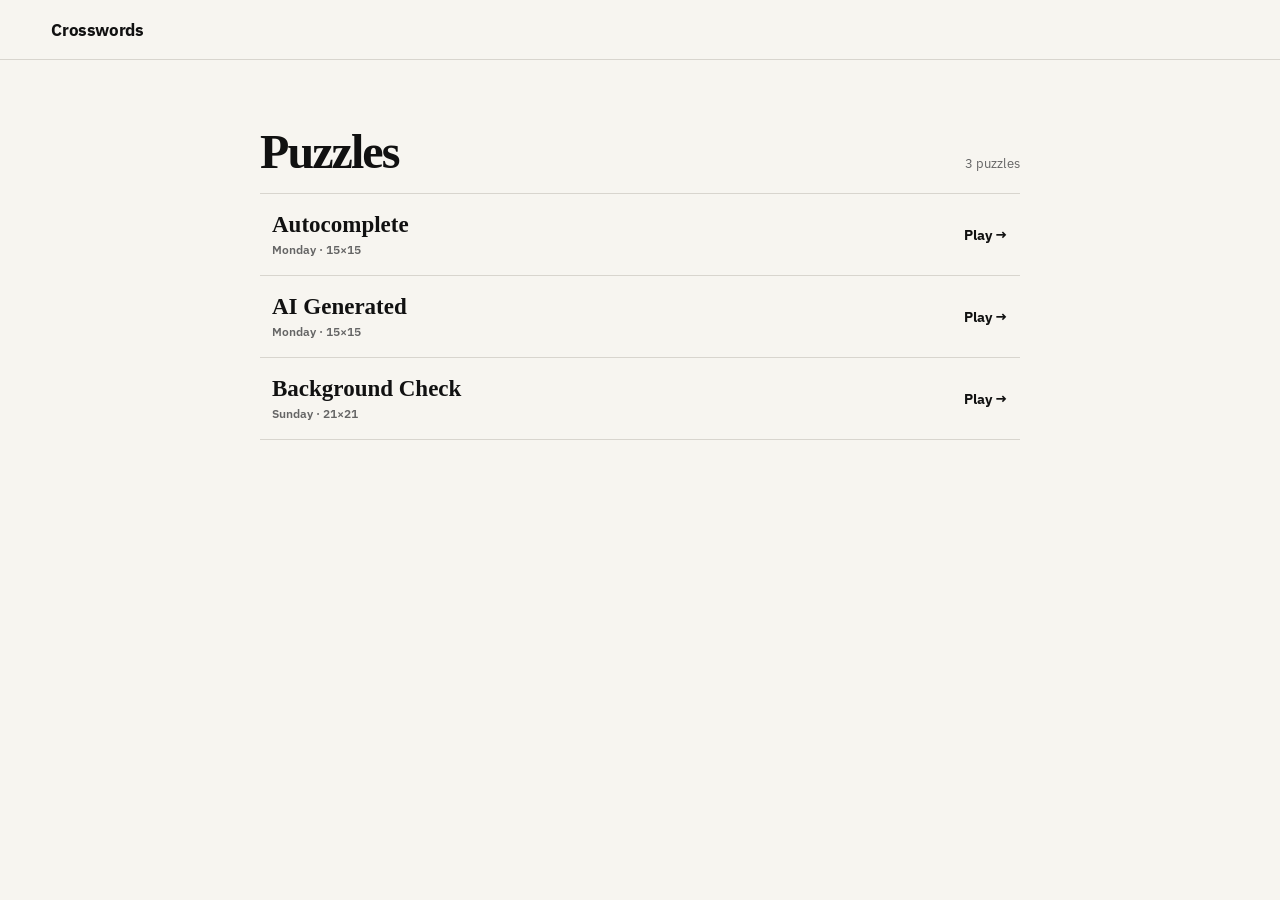
<file: web/index.html>
<!doctype html>
<html lang="en">
  <head>
    <meta charset="utf-8" />
    <meta
      name="viewport"
      content="width=device-width, initial-scale=1, viewport-fit=cover"
    />
    <meta name="color-scheme" content="light" />
    <meta
      name="description"
      content="Play crosswords in your browser."
    />
    <title>Crosswords</title>
    <script>
      (function () {
        "use strict";
        var path = window.location.pathname;
        var puzzleMatch = path.match(/^(.*\/)?puzzle\/[^/]+\/?$/);
        var home;
        if (puzzleMatch) {
          home = puzzleMatch[1] || "/";
        } else if (path.endsWith("/index.html")) {
          home = path.slice(0, -"index.html".length) || "/";
        } else if (path === "/" || path.endsWith("/")) {
          home = path || "/";
        } else {
          home = path + "/";
        }
        if (home !== "/" && !home.endsWith("/")) {
          home += "/";
        }
        window.__HOME_PATH__ = home;
        var base = document.createElement("base");
        base.href = home;
        document.head.appendChild(base);
      })();
    </script>
    <link rel="preconnect" href="https://fonts.googleapis.com" />
    <link rel="preconnect" href="https://fonts.gstatic.com" crossorigin />
    <link
      rel="stylesheet"
      href="https://fonts.googleapis.com/css2?family=IBM+Plex+Sans:wght@400;600;700&amp;family=IBM+Plex+Sans+Condensed:wght@600&amp;display=swap"
    />
    <link rel="stylesheet" href="styles.css" />
  </head>
  <body>
    <header class="site-header">
      <a class="brand" href="." aria-label="Crosswords home">Crosswords</a>
    </header>

    <main>
      <section class="welcome" id="welcome">
        <section class="puzzle-library" aria-labelledby="puzzle-library-title">
          <div class="library-heading">
            <h1 id="puzzle-library-title">Puzzles</h1>
            <p id="library-status" aria-live="polite">Loading puzzles…</p>
          </div>
          <div class="puzzle-cards" id="puzzle-list"></div>
        </section>
      </section>

      <section class="solver" id="solver" hidden>
        <div class="puzzle-heading">
          <div class="puzzle-title-group">
            <button class="puzzle-back" id="gallery-button" type="button">
              <span aria-hidden="true">←</span>
              Puzzles
            </button>
            <div class="puzzle-title-copy">
              <h1 id="puzzle-title">Untitled Crossword</h1>
              <p class="byline" id="puzzle-author"></p>
            </div>
          </div>
          <div class="puzzle-actions">
            <div class="timer" id="timer" aria-label="Elapsed time">0:00</div>
            <button class="button button-quiet" id="check-button" type="button">
              Check
            </button>
            <button class="button button-quiet" id="reveal-button" type="button">
              <span class="wide-label">Reveal word</span>
              <span class="narrow-label">Reveal</span>
            </button>
            <button class="button button-quiet" id="reset-button" type="button">
              Reset
            </button>
          </div>
        </div>

        <div class="solver-layout">
          <div class="board-column">
            <div
              class="grid"
              id="grid"
              role="grid"
              aria-label="Crossword grid"
              tabindex="0"
            ></div>
            <p class="keyboard-help">
              Arrow keys move · Space or Enter changes direction · Tab skips clues
            </p>
          </div>

          <aside class="clues" aria-label="Crossword clues">
            <section class="clue-section">
              <h2>Across</h2>
              <ol class="clue-list" id="across-clues"></ol>
            </section>
            <section class="clue-section">
              <h2>Down</h2>
              <ol class="clue-list" id="down-clues"></ol>
            </section>
          </aside>
        </div>

        <div class="clue-dock" id="clue-dock">
          <button
            class="clue-nav"
            id="prev-clue"
            type="button"
            aria-label="Previous clue"
          >
            <span aria-hidden="true">‹</span>
          </button>
          <div class="current-clue" id="current-clue" aria-live="polite"></div>
          <button
            class="clue-nav"
            id="next-clue"
            type="button"
            aria-label="Next clue"
          >
            <span aria-hidden="true">›</span>
          </button>
          <input
            class="keyboard-input"
            id="keyboard-input"
            type="text"
            inputmode="text"
            autocomplete="off"
            autocapitalize="characters"
            autocorrect="off"
            enterkeyhint="done"
            spellcheck="false"
            aria-label="Crossword letter input"
          />
        </div>
      </section>
    </main>

    <div class="toast" id="toast" role="status" aria-live="polite"></div>

    <script src="puz.js"></script>
    <script src="app.js"></script>
  </body>
</html>
</file>
<file: web/styles.css>
:root {
  --ink: #111111;
  --muted: #656565;
  --paper: #f7f5f0;
  --panel: #ffffff;
  --line: #d8d5ce;
  --yellow: #f7da21;
  --blue: #a7d8ff;
  --blue-soft: #dceeff;
  --wrong: #f5b8b8;
  --revealed: #2c6c9c;
  --clue-dock-height: 52px;
  --keyboard-inset: 0px;
  --visible-viewport-height: 100dvh;
  --visible-viewport-offset-top: 0px;
  --solver-heading-height: 96px;
  --font-interface:
    "IBM Plex Sans", Inter, ui-sans-serif, -apple-system, BlinkMacSystemFont,
    "Segoe UI", sans-serif;
  --font-grid:
    "IBM Plex Sans Condensed", "Arial Narrow", "Helvetica Neue", sans-serif;
  font-family: var(--font-interface);
  color: var(--ink);
  background: var(--paper);
  font-synthesis: none;
}

* {
  box-sizing: border-box;
}

[hidden] {
  display: none !important;
}

html {
  -webkit-text-size-adjust: 100%;
}

html,
body {
  min-height: 100%;
  margin: 0;
}

body {
  overflow-x: hidden;
  background: var(--paper);
}

button,
input {
  font: inherit;
}

button {
  color: inherit;
  touch-action: manipulation;
}

.site-header {
  height: 60px;
  padding: 0 clamp(18px, 4vw, 64px);
  border-bottom: 1px solid var(--line);
  background: var(--paper);
  display: flex;
  align-items: center;
  justify-content: flex-start;
  position: relative;
  z-index: 10;
}

body.is-solving .site-header {
  display: none;
}

.brand {
  display: inline-flex;
  align-items: center;
  color: var(--ink);
  font-size: 17px;
  font-weight: 800;
  letter-spacing: -0.02em;
  text-decoration: none;
}

.button {
  min-height: 40px;
  padding: 9px 16px;
  border: 1px solid var(--ink);
  border-radius: 999px;
  background: transparent;
  font-size: 14px;
  font-weight: 700;
  cursor: pointer;
  transition:
    border-color 120ms ease,
    background-color 120ms ease,
    color 120ms ease;
}

@media (hover: hover) {
  .button:hover {
    border-color: var(--ink);
  }
}

.button:focus-visible,
.puzzle-card:focus-visible,
.puzzle-back:focus-visible,
.cell:focus-visible,
.clue-button:focus-visible,
.clue-nav:focus-visible {
  outline: 3px solid #2674b8;
  outline-offset: 3px;
}

.button-quiet {
  border-color: var(--line);
  background: var(--panel);
}

.narrow-label {
  display: none;
}

.welcome {
  width: min(760px, calc(100% - 36px));
  min-height: calc(100vh - 60px);
  margin: 0 auto;
  padding: clamp(36px, 6vw, 64px) 0;
  display: grid;
  gap: 48px;
  align-content: start;
}

.puzzle-heading h1 {
  font-family: Georgia, "Times New Roman", serif;
  letter-spacing: -0.045em;
}

.puzzle-library {
  display: grid;
  gap: 14px;
}

.library-heading {
  display: flex;
  align-items: baseline;
  justify-content: space-between;
  gap: 16px;
}

.library-heading h1 {
  margin: 0;
  font-family: Georgia, "Times New Roman", serif;
  font-size: clamp(36px, 5vw, 48px);
  letter-spacing: -0.04em;
}

.library-heading p {
  margin: 0;
  color: var(--muted);
  font-size: 13px;
}

.puzzle-cards {
  border-top: 1px solid var(--line);
  display: block;
}

.puzzle-card {
  width: 100%;
  min-height: 82px;
  padding: 16px 12px;
  border: 0;
  border-bottom: 1px solid var(--line);
  border-radius: 0;
  background: transparent;
  display: flex;
  align-items: center;
  justify-content: space-between;
  gap: 20px;
  text-align: left;
  cursor: pointer;
  transition:
    background-color 120ms ease,
    box-shadow 120ms ease;
}

@media (hover: hover) {
  .puzzle-card:hover {
    background: var(--panel);
    box-shadow: inset 3px 0 0 var(--yellow);
  }
}

.puzzle-card-copy {
  min-width: 0;
  display: grid;
  gap: 5px;
}

.puzzle-card h2 {
  margin: 0;
  font-family: Georgia, "Times New Roman", serif;
  font-size: 23px;
  line-height: 1.1;
}

.puzzle-meta {
  color: var(--muted);
  font-size: 12px;
  font-weight: 600;
}

.puzzle-card-action {
  flex: none;
  font-size: 14px;
  font-weight: 700;
}

.puzzle-card-action::after {
  content: " →";
}

.solver {
  width: min(1500px, calc(100% - 36px));
  margin: 0 auto;
  padding: 18px 0 48px;
}

.solver-layout {
  display: grid;
  grid-template-columns: minmax(360px, 680px) minmax(420px, 1fr);
  gap: clamp(24px, 3vw, 48px);
  align-items: start;
}

@media (min-width: 761px) {
  .solver:not([hidden]) {
    display: grid;
    grid-template-columns: minmax(360px, 680px) minmax(420px, 1fr);
    column-gap: clamp(24px, 3vw, 48px);
    row-gap: 0;
    align-items: start;
  }

  .solver:not([hidden]) .puzzle-heading {
    grid-column: 1 / -1;
  }

  .solver:not([hidden]) .solver-layout {
    display: contents;
  }

  .solver:not([hidden]) .board-column {
    grid-column: 1;
    grid-row: 2;
  }

  .solver:not([hidden]) .clues {
    grid-column: 2;
    grid-row: 2 / 4;
  }

  .solver:not([hidden]) .clue-dock {
    grid-column: 1;
    grid-row: 3;
    margin-top: 12px;
  }
}

.puzzle-heading {
  margin-bottom: 16px;
  padding-bottom: 12px;
  border-bottom: 1px solid var(--line);
  display: flex;
  align-items: center;
  justify-content: space-between;
  gap: 20px;
}

.puzzle-title-group {
  min-width: 0;
  display: flex;
  align-items: center;
  gap: 12px;
}

.puzzle-title-copy {
  min-width: 0;
  display: flex;
  align-items: baseline;
  gap: 12px;
}

.puzzle-back {
  min-height: 36px;
  padding: 8px 10px 8px 0;
  border: 0;
  background: transparent;
  flex: none;
  font-size: 14px;
  font-weight: 700;
  cursor: pointer;
}

@media (hover: hover) {
  .puzzle-back:hover {
    text-decoration: underline;
    text-underline-offset: 3px;
  }
}

.puzzle-heading h1 {
  margin: 0;
  font-size: clamp(24px, 2.2vw, 32px);
  line-height: 1;
}

.byline {
  margin: 0;
  color: var(--muted);
  flex: none;
  font-size: 13px;
}

.puzzle-actions {
  display: flex;
  align-items: center;
  justify-content: flex-end;
  flex-wrap: wrap;
  gap: 8px;
}

.puzzle-actions .button {
  min-height: 36px;
  padding: 7px 13px;
  font-size: 13px;
}

.timer {
  min-width: 64px;
  padding-right: 10px;
  font-variant-numeric: tabular-nums;
  font-size: 18px;
  font-weight: 700;
  text-align: right;
}

.board-column {
  width: 100%;
  min-width: 0;
}

.grid {
  --columns: 15;
  width: 100%;
  aspect-ratio: var(--columns) / var(--rows, 15);
  border: 3px solid var(--ink);
  background: var(--ink);
  display: grid;
  grid-template-columns: repeat(var(--columns), minmax(0, 1fr));
  grid-template-rows: repeat(var(--rows), minmax(0, 1fr));
  gap: 1px;
  user-select: none;
}

.grid:focus {
  outline: none;
}

.keyboard-input {
  /* Legacy selector kept for specificity; input lives in .clue-dock */
  width: 1px;
  height: 1px;
  padding: 0;
  border: 0;
  opacity: 0;
  position: fixed;
  left: 0;
  bottom: 0;
  font-size: 16px;
  pointer-events: none;
}

.cell {
  min-width: 0;
  min-height: 0;
  padding: 0;
  border: 0;
  border-radius: 0;
  background: white;
  position: relative;
  display: grid;
  place-items: center;
  cursor: pointer;
  line-height: 1;
  container-type: size;
}

.cell.block {
  background: var(--ink);
  cursor: default;
}

.cell.in-word {
  background: var(--blue-soft);
}

.cell.selected {
  background: var(--blue);
}

.cell.wrong {
  background: var(--wrong);
}

.cell.revealed .letter {
  color: var(--revealed);
}

.cell-number {
  position: absolute;
  top: 2px;
  left: 3px;
  z-index: 1;
  font-size: clamp(6px, 1.05vw, 11px);
  font-size: clamp(6px, 27cqw, 11px);
  font-weight: 600;
  line-height: 1;
}

.letter {
  padding-top: 4%;
  font-family: var(--font-grid);
  font-size: clamp(10px, 2.2vw, 30px);
  font-size: clamp(9px, 68cqw, 30px);
  font-weight: 600;
  letter-spacing: 0.015em;
  text-transform: uppercase;
}

.current-clue {
  min-height: 64px;
  margin-top: 12px;
  padding: 14px 16px;
  border-left: 6px solid #4d9dd8;
  background: var(--blue-soft);
  display: flex;
  align-items: baseline;
  gap: 10px;
  line-height: 1.35;
}

.current-clue-number {
  flex: none;
  font-weight: 800;
}

.current-clue-text {
  min-width: 0;
}

.clue-dock {
  position: relative;
}

.clue-nav {
  display: none;
}

.clue-dock .keyboard-input {
  width: 1px;
  height: 1px;
  padding: 0;
  border: 0;
  opacity: 0;
  position: absolute;
  left: 50%;
  bottom: 0;
  font-size: 16px;
  pointer-events: none;
}

.keyboard-help {
  margin: 12px 0 0;
  color: var(--muted);
  font-size: 12px;
  text-align: center;
}

.clues {
  max-height: min(800px, calc(100vh - 104px));
  padding-right: 8px;
  display: grid;
  grid-template-columns: repeat(2, minmax(0, 1fr));
  gap: 26px;
  overflow: auto;
  scrollbar-color: #a8a59f transparent;
}

.clue-section h2 {
  margin: 0 0 12px;
  padding-bottom: 10px;
  border-bottom: 2px solid var(--ink);
  font-family: Georgia, "Times New Roman", serif;
  font-size: 24px;
}

.clue-list {
  margin: 0;
  padding: 0;
  list-style: none;
}

.clue-button {
  width: 100%;
  padding: 9px 8px;
  border: 0;
  border-radius: 4px;
  background: transparent;
  display: grid;
  grid-template-columns: 32px 1fr;
  gap: 4px;
  text-align: left;
  line-height: 1.35;
  cursor: pointer;
}

.clue-button:hover {
  background: #eceae5;
}

.clue-button.active {
  background: var(--blue-soft);
}

.clue-number {
  font-weight: 800;
  text-align: right;
}

.toast {
  max-width: min(420px, calc(100% - 32px));
  min-height: 44px;
  padding: 12px 18px;
  border-radius: 999px;
  background: var(--ink);
  color: white;
  box-shadow: 0 8px 30px rgba(0, 0, 0, 0.2);
  position: fixed;
  left: 50%;
  bottom: 22px;
  z-index: 20;
  opacity: 0;
  pointer-events: none;
  text-align: center;
  transform: translate(-50%, 12px);
  transition:
    opacity 180ms ease,
    transform 180ms ease;
}

.toast.visible {
  opacity: 1;
  transform: translate(-50%, 0);
}

@media (max-width: 960px) {
  .solver-layout {
    grid-template-columns: minmax(0, 650px);
    justify-content: center;
  }

  .clues {
    max-height: none;
    padding-right: 0;
    overflow: visible;
  }
}

@media (max-width: 760px) {
  .site-header {
    height: calc(56px + env(safe-area-inset-top));
    padding-top: env(safe-area-inset-top);
    padding-right: max(14px, env(safe-area-inset-right));
    padding-left: max(14px, env(safe-area-inset-left));
  }

  .brand {
    font-size: 16px;
  }

  .welcome {
    min-height: calc(100vh - 56px);
    padding: 28px 0 40px;
    gap: 36px;
  }

  .library-heading {
    align-items: baseline;
    flex-direction: row;
    gap: 12px;
  }

  body.is-solving {
    overflow: hidden;
  }

  body.is-solving main {
    height: var(--visible-viewport-height, 100dvh);
    overflow: hidden;
  }

  .solver {
    width: 100%;
    height: var(--visible-viewport-height, 100dvh);
    min-height: 0;
    padding: max(6px, env(safe-area-inset-top)) 0 0;
    display: flex;
    flex-direction: column;
    overflow: hidden;
  }

  body.is-solving .puzzle-heading {
    width: calc(100% - 20px);
    margin: 0 auto 4px;
    padding-bottom: 6px;
    align-items: center;
    flex-direction: row;
    flex-wrap: nowrap;
    gap: 8px;
    flex: none;
    border-bottom: 1px solid var(--line);
  }

  body.is-solving .puzzle-title-group {
    display: block;
    flex: none;
  }

  body.is-solving .puzzle-title-copy {
    display: none;
  }

  body.is-solving .puzzle-back {
    margin: 0;
    padding: 8px 8px 8px 0;
    white-space: nowrap;
  }

  .puzzle-heading {
    width: calc(100% - 28px);
    margin: 0 auto 8px;
    padding-bottom: 8px;
    align-items: flex-start;
    flex-direction: column;
    gap: 8px;
    flex: none;
  }

  .puzzle-title-group {
    display: grid;
    grid-template-columns: auto minmax(0, 1fr);
    align-items: start;
    gap: 10px;
  }

  .puzzle-title-copy {
    display: block;
  }

  .puzzle-back {
    margin-top: 1px;
    padding: 7px 4px 7px 0;
  }

  .puzzle-heading h1 {
    font-size: clamp(22px, 6vw, 32px);
    line-height: 1;
  }

  .byline {
    margin-top: 4px;
  }

  body.is-solving .puzzle-actions {
    width: auto;
    min-width: 0;
    flex: 1;
    justify-content: flex-end;
  }

  .puzzle-actions {
    width: 100%;
    flex-wrap: nowrap;
    justify-content: flex-start;
    gap: 4px;
    overflow-x: auto;
    scrollbar-width: none;
  }

  .puzzle-actions::-webkit-scrollbar {
    display: none;
  }

  .puzzle-actions .button {
    min-height: 36px;
    padding: 6px 8px;
    flex: none;
    font-size: 12px;
    white-space: nowrap;
  }

  .timer {
    min-width: 48px;
    margin: 0;
    padding: 0 2px;
    flex: none;
    font-size: 16px;
    text-align: left;
  }

  .solver-layout {
    flex: 1;
    min-height: 0;
    display: block;
    overflow: hidden;
  }

  .board-column {
    height: 100%;
    min-height: 0;
    padding: 0 10px;
    display: flex;
    flex-direction: column;
    align-items: center;
    justify-content: center;
  }

  .grid {
    --grid-max-height: calc(
      var(--visible-viewport-height, 100dvh) - var(--solver-heading-height) -
        var(--clue-dock-height) - var(--keyboard-inset, 0px) - 12px
    );
    width: min(
      100%,
      calc(var(--grid-max-height) * var(--columns) / var(--rows, 15))
    );
    max-height: max(0px, var(--grid-max-height));
    height: auto;
    border-width: 2px;
    flex: none;
  }

  .cell-number {
    top: 1px;
    left: 2px;
  }

  .clue-dock {
    position: fixed;
    left: 0;
    right: 0;
    top: calc(
      var(--visible-viewport-offset-top, 0px) + var(--visible-viewport-height, 100dvh) -
        var(--clue-dock-height) - env(safe-area-inset-bottom)
    );
    bottom: auto;
    z-index: 1000;
    min-height: var(--clue-dock-height);
    padding-bottom: env(safe-area-inset-bottom);
    border-top: 1px solid #8fc4ea;
    background: var(--blue-soft);
    box-shadow: 0 -4px 16px rgba(42, 124, 184, 0.12);
    display: flex;
    align-items: stretch;
  }

  .clue-nav {
    width: 48px;
    min-height: var(--clue-dock-height);
    padding: 0;
    border: 0;
    background: transparent;
    flex: none;
    display: grid;
    place-items: center;
    color: #1f6aa8;
    font-size: 32px;
    font-weight: 400;
    line-height: 1;
    cursor: pointer;
  }

  .clue-nav span {
    margin-top: -3px;
  }

  .current-clue {
    min-height: var(--clue-dock-height);
    margin: 0;
    padding: 8px 4px;
    border: 0;
    flex: 1;
    min-width: 0;
    align-items: center;
    justify-content: center;
    gap: 0;
    text-align: center;
    line-height: 1.25;
    font-size: 15px;
    font-weight: 600;
  }

  .current-clue-number {
    display: none;
  }

  .current-clue-text {
    display: -webkit-box;
    -webkit-box-orient: vertical;
    -webkit-line-clamp: 2;
    overflow: hidden;
  }

  .clue-dock .keyboard-input {
    position: absolute;
    width: 1px;
    height: 1px;
    left: 50%;
    bottom: env(safe-area-inset-bottom);
    opacity: 0;
    pointer-events: none;
  }

  .keyboard-help {
    display: none;
  }

  .clues {
    display: none;
  }

  .toast {
    bottom: calc(
      var(--clue-dock-height) + var(--keyboard-inset, 0px) +
        env(safe-area-inset-bottom) + 12px
    );
  }
}

@media (max-width: 470px) {
  .site-header .button {
    min-height: 36px;
    padding: 7px 12px;
    font-size: 12px;
  }

  .library-heading h1 {
    font-size: 34px;
  }

  .puzzle-card {
    min-height: 76px;
    padding: 14px 8px;
  }

  .puzzle-card h2 {
    font-size: 21px;
  }

  .puzzle-actions .button-quiet {
    padding-inline: 7px;
    font-size: 11px;
  }

  .wide-label {
    display: none;
  }

  .narrow-label {
    display: inline;
  }
}

@media (prefers-reduced-motion: reduce) {
  *,
  *::before,
  *::after {
    scroll-behavior: auto !important;
    transition-duration: 0.01ms !important;
  }
}
</file>
